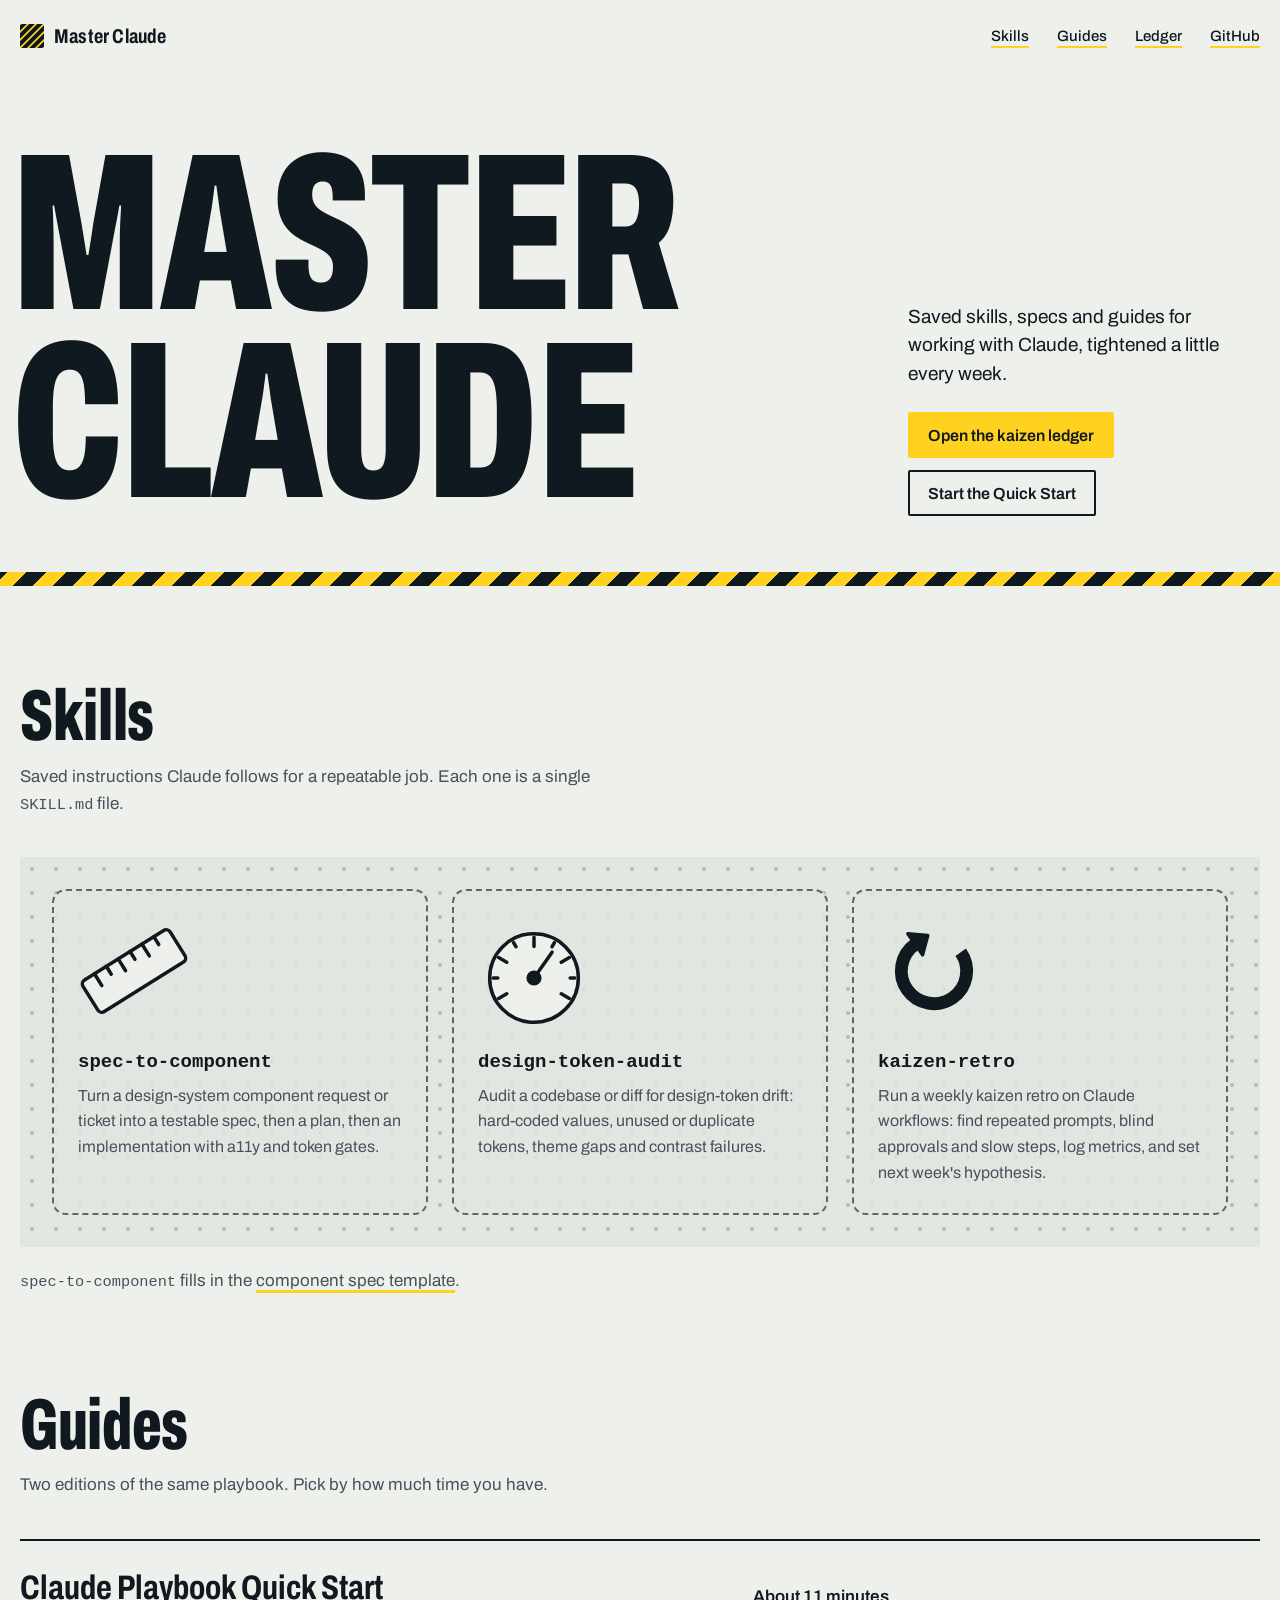
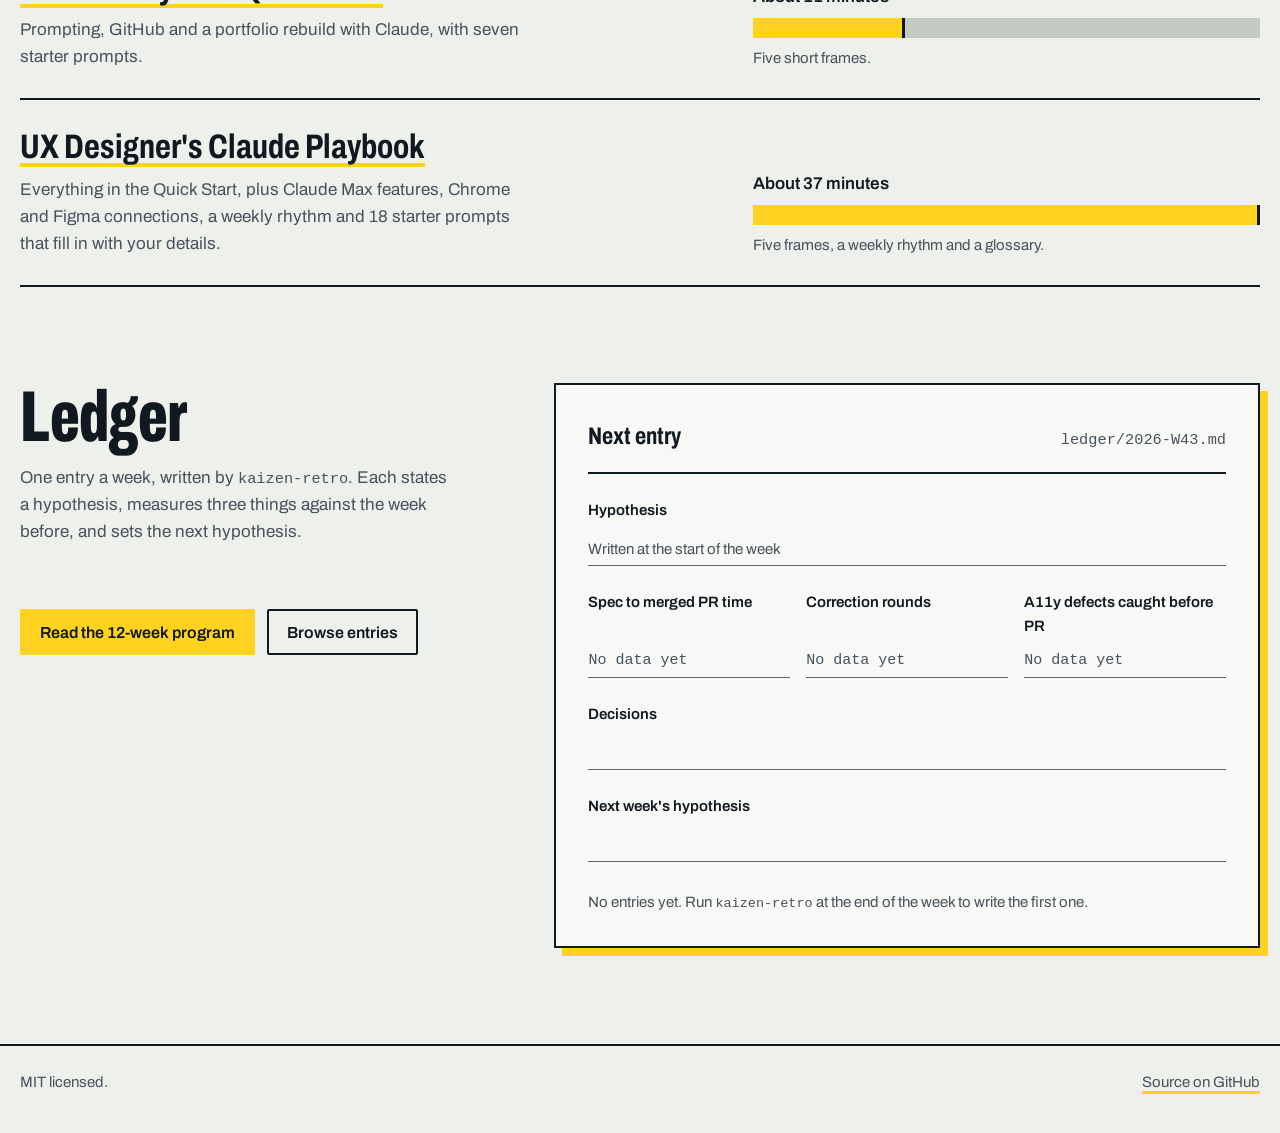
<file: index.html>
<!doctype html>
<html lang="en">
<head>
  <meta charset="utf-8" />
  <meta name="viewport" content="width=device-width, initial-scale=1, viewport-fit=cover" />
  <title>Master Claude</title>
  <meta name="description" content="Claude skills, specs, guides and the weekly kaizen ledger." />
  <link rel="icon" href="data:image/svg+xml,%3Csvg xmlns='http://www.w3.org/2000/svg' viewBox='0 0 24 24'%3E%3Cdefs%3E%3CclipPath id='c'%3E%3Crect width='24' height='24' rx='2'/%3E%3C/clipPath%3E%3C/defs%3E%3Cg clip-path='url(%23c)'%3E%3Crect width='24' height='24' fill='%23ffd21f'/%3E%3Cpath d='M-4 8L8-4M-4 16L16-4M-4 24L24-4M0 28L28 0M8 28L28 8M16 28L28 16' stroke='%23101820' stroke-width='4'/%3E%3C/g%3E%3C/svg%3E" />
  <link rel="preconnect" href="https://fonts.googleapis.com" />
  <link rel="preconnect" href="https://fonts.gstatic.com" crossorigin />
  <link rel="stylesheet" href="https://fonts.googleapis.com/css2?family=Archivo:wdth,wght@62..125,100..900&display=swap" />
  <link rel="stylesheet" href="/assets/home.css" />
</head>
<body>
  <a class="skip" href="#main">Skip to content</a>

  <header class="bar">
    <div class="wrap">
      <a class="mark" href="/" aria-label="Master Claude, home">
        <svg viewBox="0 0 24 24" aria-hidden="true" focusable="false"><defs><clipPath id="mark-clip"><rect width="24" height="24" rx="2"/></clipPath></defs><g clip-path="url(#mark-clip)"><rect width="24" height="24" fill="#ffd21f"/><path d="M-4 8L8-4M-4 16L16-4M-4 24L24-4M0 28L28 0M8 28L28 8M16 28L28 16" stroke="#101820" stroke-width="4"/></g></svg>
        Master Claude
      </a>
      <nav class="nav" aria-label="Sections">
        <a href="#skills">Skills</a>
        <a href="#guides">Guides</a>
        <a href="#ledger">Ledger</a>
        <a href="https://github.com/ericthayer/master-claude">GitHub</a>
      </nav>
    </div>
  </header>

  <main id="main">
    <section class="hero" aria-labelledby="hero-title">
      <div class="wrap">
        <h1 class="masthead" id="hero-title"><span>Master</span> <span>Claude</span></h1>
        <div>
          <p class="lede">Saved skills, specs and guides for working with Claude, tightened a little every week.</p>
          <div class="actions">
            <a class="btn btn--tape" href="https://claude.ai/artifact/JPGZzFYcJURt9nF2dtcb9A">Open the kaizen ledger</a>
            <a class="btn btn--line" href="/playbook/condensed/">Start the Quick Start</a>
          </div>
        </div>
      </div>
    </section>
    <div class="tape" role="presentation"></div>

    <section class="section" id="skills" aria-labelledby="skills-title">
      <div class="wrap">
        <div class="section__head">
          <h2 id="skills-title">Skills</h2>
          <p>Saved instructions Claude follows for a repeatable job. Each one is a single <code>SKILL.md</code> file.</p>
        </div>
        <div class="board-wrap">
          <ul class="board">
            <li class="slot">
              <svg viewBox="0 0 96 96" aria-hidden="true" focusable="false">
                <g transform="rotate(-32 48 48)">
                  <rect class="sil" x="4" y="32" width="88" height="32" rx="4" />
                  <path class="sil-line" d="M18 32v12M30 32v8M42 32v12M54 32v8M66 32v12M78 32v8" />
                </g>
              </svg>
              <h3><a href="https://github.com/ericthayer/master-claude/blob/main/skills/spec-to-component/SKILL.md">spec-to-component</a></h3>
              <p>Turn a design-system component request or ticket into a testable spec, then a plan, then an implementation with a11y and token gates.</p>
            </li>
            <li class="slot">
              <svg viewBox="0 0 96 96" aria-hidden="true" focusable="false">
                <circle class="sil" cx="48" cy="54" r="38" />
                <path class="sil-line" d="M24.6 67.5L17.7 71.5M17 54H13M24.6 40.5L17.7 36.5M32.5 27.2L30.5 23.7M48 27V19M63.5 27.2L65.5 23.7M71.4 40.5L78.3 36.5M79 54H83M71.4 67.5L78.3 71.5" />
                <path class="sil-line" d="M48 54L63.5 31.9" />
                <circle class="sil-fill" cx="48" cy="54" r="5" />
              </svg>
              <h3><a href="https://github.com/ericthayer/master-claude/blob/main/skills/design-token-audit/SKILL.md">design-token-audit</a></h3>
              <p>Audit a codebase or diff for design-token drift: hard-coded values, unused or duplicate tokens, theme gaps and contrast failures.</p>
            </li>
            <li class="slot">
              <svg viewBox="0 0 96 96" aria-hidden="true" focusable="false">
                <path class="sil-line sil-line--loop" d="M70.9 31.9A28 28 0 1 1 31.9 25.1" />
                <polygon class="sil-fill" points="42.6,17.6 25.6,16.1 38.2,34.1" />
              </svg>
              <h3><a href="https://github.com/ericthayer/master-claude/blob/main/skills/kaizen-retro/SKILL.md">kaizen-retro</a></h3>
              <p>Run a weekly kaizen retro on Claude workflows: find repeated prompts, blind approvals and slow steps, log metrics, and set next week's hypothesis.</p>
            </li>
          </ul>
        </div>
        <p class="board-note"><code>spec-to-component</code> fills in the <a href="https://github.com/ericthayer/master-claude/blob/main/specs/_template.md">component spec template</a>.</p>
      </div>
    </section>

    <section class="section" id="guides" aria-labelledby="guides-title">
      <div class="wrap">
        <div class="section__head">
          <h2 id="guides-title">Guides</h2>
          <p>Two editions of the same playbook. Pick by how much time you have.</p>
        </div>
        <div class="guides">
          <article class="guide">
            <div class="guide__copy">
              <h3><a href="/playbook/condensed/">Claude Playbook Quick Start</a></h3>
              <p>Prompting, GitHub and a portfolio rebuild with Claude, with seven starter prompts.</p>
            </div>
            <div class="guide__time">
              <strong>About 11 minutes</strong>
              <div class="meter" aria-hidden="true"><i class="meter__fill meter__fill--short"></i></div>
              <small>Five short frames.</small>
            </div>
          </article>
          <article class="guide">
            <div class="guide__copy">
              <h3><a href="/playbook/">UX Designer's Claude Playbook</a></h3>
              <p>Everything in the Quick Start, plus Claude Max features, Chrome and Figma connections, a weekly rhythm and 18 starter prompts that fill in with your details.</p>
            </div>
            <div class="guide__time">
              <strong>About 37 minutes</strong>
              <div class="meter" aria-hidden="true"><i class="meter__fill meter__fill--full"></i></div>
              <small>Five frames, a weekly rhythm and a glossary.</small>
            </div>
          </article>
        </div>
      </div>
    </section>

    <section class="section" id="ledger" aria-labelledby="ledger-title">
      <div class="wrap ledger">
        <div class="ledger__intro">
          <div class="section__head">
            <h2 id="ledger-title">Ledger</h2>
            <p>One entry a week, written by <code>kaizen-retro</code>. Each states a hypothesis, measures three things against the week before, and sets the next hypothesis.</p>
          </div>
          <div class="actions">
            <a class="btn btn--tape" href="https://claude.ai/artifact/JPGZzFYcJURt9nF2dtcb9A">Read the 12-week program</a>
            <a class="btn btn--line" href="https://github.com/ericthayer/master-claude/tree/main/ledger">Browse entries</a>
          </div>
        </div>

        <article class="sheet" aria-labelledby="sheet-title">
          <div class="sheet__head">
            <h3 id="sheet-title">Next entry</h3>
            <code>ledger/2026-W43.md</code>
          </div>
          <dl class="field"><dt>Hypothesis</dt><dd>Written at the start of the week</dd></dl>
          <div class="metrics">
            <dl class="field"><dt>Spec to merged PR time</dt><dd>No data yet</dd></dl>
            <dl class="field"><dt>Correction rounds</dt><dd>No data yet</dd></dl>
            <dl class="field"><dt>A11y defects caught before PR</dt><dd>No data yet</dd></dl>
          </div>
          <dl class="field"><dt>Decisions</dt><dd></dd></dl>
          <dl class="field"><dt>Next week's hypothesis</dt><dd></dd></dl>
          <p class="sheet__foot">No entries yet. Run <code>kaizen-retro</code> at the end of the week to write the first one.</p>
        </article>
      </div>
    </section>
  </main>

  <footer class="foot">
    <div class="wrap">
      <span>MIT licensed.</span>
      <a href="https://github.com/ericthayer/master-claude">Source on GitHub</a>
    </div>
  </footer>
</body>
</html>
</file>
<file: assets/home.css>
/*
  Layout: a shop-floor index. A masthead set as signage, a pegboard of three skill silhouettes,
  guides measured by reading time, and a blank ledger sheet. Left-aligned throughout, one column
  of intent per section. The yellow tape is the only loud color; everything else stays quiet.
*/
:root {
  --paper: #eef0ec;
  --board: #e2e6e1;
  --sheet: #f8f9f6;
  --ink: #101820;
  --steel: #46525c;
  --rule: #5c6770;
  --hair: #c4cbc5;
  --dot: #b2bbb4;
  --tape: #ffd21f;
  --tape-ink: #101820;

  --font: "Archivo", "Helvetica Neue", Arial, system-ui, sans-serif;
  --mono: ui-monospace, "SF Mono", Menlo, Consolas, monospace;

  --gutter: max(1rem, env(safe-area-inset-left, 0px));
  --measure: 62ch;
  color-scheme: light dark;
}
@media (prefers-color-scheme: dark) {
  :root {
    --paper: #10161c;
    --board: #19222b;
    --sheet: #151d25;
    --ink: #e9eef1;
    --steel: #9ba8b2;
    --rule: #8794a0;
    --hair: #2b3641;
    --dot: #2b3743;
  }
}

*, *::before, *::after { box-sizing: border-box; }
html { -webkit-text-size-adjust: 100%; scroll-padding-top: 1rem; }
body {
  margin: 0;
  background: var(--paper);
  color: var(--ink);
  font: 400 1.0625rem/1.6 var(--font);
  font-stretch: 100%;
  text-rendering: optimizeLegibility;
  -webkit-font-smoothing: antialiased;
}
h1, h2, h3, p, dl, dd, ul, ol, figure { margin: 0; }
ul, ol { padding: 0; list-style: none; }
h1, h2, h3 { text-wrap: balance; }

a {
  color: inherit;
  text-decoration: underline;
  text-decoration-color: var(--tape);
  text-decoration-thickness: 3px;
  text-decoration-skip-ink: none;
  text-underline-offset: 4px;
}
a:hover { background: var(--tape); color: var(--tape-ink); text-decoration-color: transparent; }
:focus-visible { outline: 3px solid var(--ink); outline-offset: 3px; border-radius: 2px; }
::selection { background: var(--tape); color: var(--tape-ink); }

.skip {
  position: absolute; left: var(--gutter); top: -4rem; z-index: 10;
  background: var(--tape); color: var(--tape-ink); padding: .5rem .875rem; font-weight: 600;
}
.skip:focus { top: .75rem; }

.wrap {
  width: 100%;
  max-width: 80rem;
  margin-inline: auto;
  padding-inline: max(1.25rem, env(safe-area-inset-left, 0px)) max(1.25rem, env(safe-area-inset-right, 0px));
}

/* ---------- Top bar ---------- */
.bar { padding-block: 1.25rem 0; }
.bar .wrap { display: flex; flex-wrap: wrap; align-items: center; justify-content: space-between; gap: .75rem 2rem; }
.mark { display: inline-flex; align-items: center; gap: .625rem; font-weight: 700; font-stretch: 75%; font-size: 1.25rem; letter-spacing: .01em; text-decoration: none; }
.mark:hover { background: none; color: inherit; }
.mark svg { width: 1.5rem; height: 1.5rem; flex: none; }
.nav { display: flex; flex-wrap: wrap; gap: .25rem 1.75rem; font-size: .9375rem; font-weight: 500; }
.nav a { text-decoration-thickness: 2px; text-underline-offset: 5px; }

/* ---------- Hero ---------- */
.hero { padding-block: clamp(2.5rem, 7vw, 5.5rem) clamp(2rem, 5vw, 3.5rem); }
.hero .wrap { display: grid; gap: 2rem clamp(2rem, 5vw, 4rem); align-items: end; }
.masthead {
  font-size: min(26vw, 14rem);
  font-weight: 800;
  font-stretch: 62%;
  line-height: .84;
  letter-spacing: -.012em;
  text-transform: uppercase;
  margin-left: -.04em;
}
.masthead span { display: block; }
.lede { font-size: 1.1875rem; line-height: 1.5; max-width: 30ch; }
.lede + .actions { margin-top: 1.5rem; }
.actions { display: flex; flex-wrap: wrap; gap: .75rem; }
.btn {
  display: inline-flex; align-items: center; min-height: 2.875rem; padding: .5rem 1.125rem;
  border: 2px solid var(--ink); border-radius: 2px;
  font-weight: 600; font-size: 1rem; text-decoration: none;
  transition: background-color .15s, color .15s;
}
.btn--tape { background: var(--tape); color: var(--tape-ink); border-color: var(--tape); }
.btn--tape:hover { background: var(--ink); color: var(--paper); border-color: var(--ink); }
.btn--line { background: transparent; color: var(--ink); }
.btn--line:hover { background: var(--ink); color: var(--paper); }

.tape {
  height: .875rem;
  background: repeating-linear-gradient(-45deg, var(--tape) 0 .875rem, var(--ink) .875rem 1.75rem);
  transform-origin: left center;
  animation: lay-tape .9s cubic-bezier(.2, .7, .2, 1) both;
}
@keyframes lay-tape { from { transform: scaleX(0); } to { transform: scaleX(1); } }

/* ---------- Sections ---------- */
.section { padding-block: clamp(3rem, 8vw, 6rem) 0; }
.section:last-of-type { padding-bottom: clamp(3rem, 8vw, 6rem); }
.section__head { display: grid; gap: .75rem; margin-bottom: clamp(1.5rem, 4vw, 2.5rem); max-width: var(--measure); }
.section h2 { font-size: clamp(2.5rem, 7vw, 4.5rem); font-weight: 800; font-stretch: 62%; line-height: .95; letter-spacing: -.005em; }
.section__head p { color: var(--steel); }
code { font-family: var(--mono); font-size: .9em; }

/* ---------- Skills: pegboard ---------- */
.board-wrap { container-type: inline-size; }
.board {
  background-color: var(--board);
  background-image: radial-gradient(circle, var(--dot) 1.6px, transparent 1.8px);
  background-size: 1.5rem 1.5rem;
  padding: clamp(1rem, 3vw, 2rem);
  display: grid; gap: clamp(1rem, 2.5vw, 1.5rem);
}
.slot {
  position: relative;
  display: grid; align-content: start; gap: .5rem;
  padding: 1.5rem 1.5rem 1.75rem;
  border: 2px dashed var(--rule); border-radius: 14px;
  background: color-mix(in srgb, var(--board) 82%, transparent);
}
.slot:hover { border-style: solid; border-color: var(--ink); }
.slot:focus-within { border-style: solid; border-color: var(--ink); }
.slot svg { width: 7rem; height: 7rem; margin-bottom: 1rem; overflow: visible; }
.slot .sil { fill: var(--paper); stroke: var(--ink); stroke-width: 3; stroke-linejoin: round; stroke-linecap: round; }
.slot .sil-line { fill: none; stroke: var(--ink); stroke-width: 3; stroke-linecap: round; }
.slot .sil-line--loop { stroke-width: 11; stroke-linecap: butt; }
.slot .sil-fill { fill: var(--ink); stroke: var(--ink); stroke-width: 3; stroke-linejoin: round; }
.slot h3 { font-family: var(--mono); font-size: 1.1875rem; font-weight: 600; line-height: 1.25; overflow-wrap: anywhere; }
.slot h3 a { text-decoration: none; }
.slot h3 a::after { content: ""; position: absolute; inset: 0; border-radius: 14px; }
.slot h3 a:hover { background: none; color: inherit; }
.slot:hover h3 a, .slot:focus-within h3 a { text-decoration: underline; text-decoration-color: var(--tape); text-decoration-thickness: 3px; text-underline-offset: 4px; }
.slot p { color: var(--steel); font-size: 1rem; max-width: 36ch; }
.board-note { margin-top: 1.25rem; color: var(--steel); }

@container (min-width: 46rem) { .board { grid-template-columns: repeat(3, minmax(0, 1fr)); } }
@supports not (container-type: inline-size) {
  @media (min-width: 52rem) { .board { grid-template-columns: repeat(3, minmax(0, 1fr)); } }
}

/* ---------- Guides: reading time to scale ---------- */
.guides { display: grid; }
.guide { display: grid; gap: 1.25rem 3rem; padding-block: 1.75rem; border-top: 2px solid var(--ink); }
.guide:last-child { border-bottom: 2px solid var(--ink); }
.guide h3 { font-size: clamp(1.5rem, 3.4vw, 2.125rem); font-weight: 700; font-stretch: 75%; line-height: 1.1; }
.guide h3 a { text-decoration-thickness: 4px; text-underline-offset: 5px; }
.guide__copy { display: grid; gap: .625rem; align-content: start; }
.guide__copy p { color: var(--steel); max-width: 52ch; }
.guide__time { display: grid; gap: .5rem; align-content: end; }
.guide__time strong { font-size: 1.0625rem; font-weight: 600; }
.meter { height: 1.25rem; background: var(--hair); }
.meter__fill { display: block; height: 100%; background: var(--tape); border-right: 3px solid var(--ink); }
.meter__fill--short { width: 30%; }
.meter__fill--full { width: 100%; }
.guide__time small { color: var(--steel); font-size: .9375rem; }

/* ---------- Ledger: blank log sheet ---------- */
.ledger { display: grid; gap: clamp(2rem, 5vw, 4rem); align-items: start; }
.ledger__intro { display: grid; gap: 1.5rem; max-width: 44ch; }
.ledger__intro p { color: var(--steel); }
.sheet {
  background: var(--sheet);
  border: 2px solid var(--ink);
  padding: clamp(1.25rem, 3vw, 2rem);
  display: grid; gap: 1.5rem;
  box-shadow: .5rem .5rem 0 var(--tape);
}
.sheet__head { display: flex; flex-wrap: wrap; align-items: baseline; justify-content: space-between; gap: .25rem 1.5rem; padding-bottom: 1rem; border-bottom: 2px solid var(--ink); }
.sheet__head h3 { font-size: 1.5rem; font-weight: 700; font-stretch: 75%; }
.sheet__head code { color: var(--steel); }
.field { display: grid; gap: .25rem; }
.field dt { font-weight: 600; font-size: .9375rem; }
.field dd { min-height: 2.5rem; border-bottom: 1px solid var(--rule); color: var(--steel); font-size: .9375rem; display: flex; align-items: flex-end; padding-bottom: .25rem; }
.metrics { display: grid; gap: 1rem; }
.metrics .field dd { min-height: 2.25rem; font-family: var(--mono); }
.sheet__foot { color: var(--steel); font-size: .9375rem; padding-top: .25rem; }

/* ---------- Footer ---------- */
.foot { border-top: 2px solid var(--ink); padding-block: 1.5rem 2.5rem; font-size: .9375rem; color: var(--steel); }
.foot .wrap { display: flex; flex-wrap: wrap; justify-content: space-between; gap: .5rem 2rem; }

/* ---------- Wider screens ---------- */
@media (min-width: 72rem) {
  .hero .wrap { grid-template-columns: minmax(0, 1fr) minmax(15rem, 22rem); }
}
@media (min-width: 52rem) {
  .guide { grid-template-columns: minmax(0, 1.15fr) minmax(0, .85fr); align-items: end; }
  .ledger { grid-template-columns: minmax(0, .8fr) minmax(0, 1.2fr); }
}
@media (min-width: 40rem) {
  .metrics { grid-template-columns: repeat(3, minmax(0, 1fr)); }
}

@media (prefers-reduced-motion: reduce) {
  .tape { animation: none; }
  .btn { transition: none; }
}
</file>
